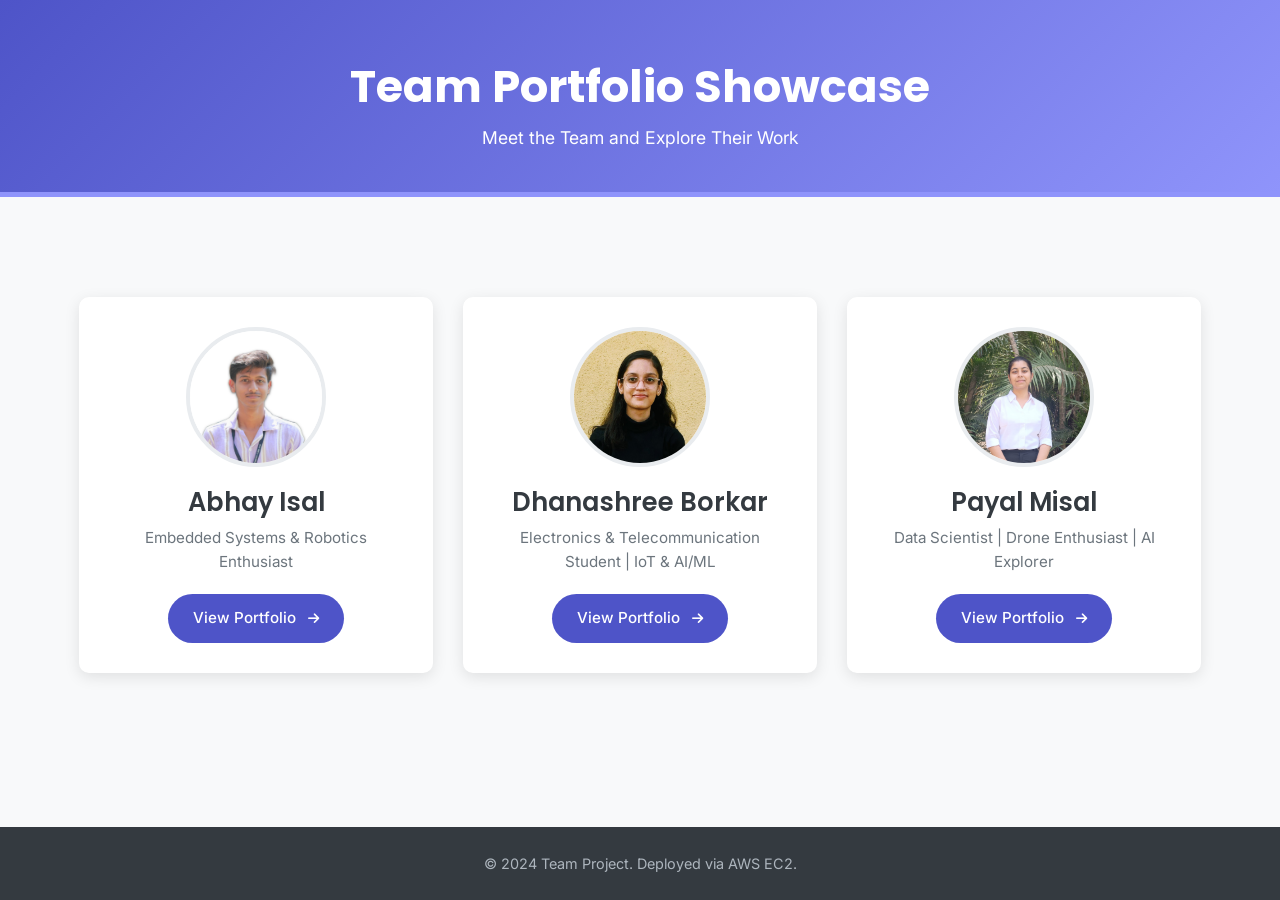
<file: index.html>
<!DOCTYPE html>
<html lang="en">
<head>
    <meta charset="UTF-8">
    <meta name="viewport" content="width=device-width, initial-scale=1.0">
    <title>Team Portfolio Showcase</title>
    <!-- Google Fonts (Optional - using similar fonts as index.html for consistency) -->
    <link href="https://fonts.googleapis.com/css2?family=Poppins:wght@400;600;700&family=Inter:wght@400;500&display=swap" rel="stylesheet">
    <!-- Font Awesome (Optional - if you want icons) -->
    <link rel="stylesheet" href="https://cdnjs.cloudflare.com/ajax/libs/font-awesome/6.0.0/css/all.min.css">
    <!-- AOS Library CSS (For fade-in effects) -->
    <link href="https://unpkg.com/aos@2.3.1/dist/aos.css" rel="stylesheet">
    <!-- Link to your custom CSS file -->
    <link rel="stylesheet" href="landing_style.css">
</head>
<body>

    <header class="landing-header">
        <div class="container">
            <h1 data-aos="fade-down">Team Portfolio Showcase</h1>
            <p data-aos="fade-down" data-aos-delay="100">Meet the Team and Explore Their Work</p>
        </div>
    </header>

    <main>
        <section id="team" class="team-section">
            <div class="container">
                <div class="portfolio-grid">

                    <!-- Portfolio Card 1: Abhay Isal -->
                    <div class="portfolio-card" data-aos="fade-up" data-aos-delay="200">
                        <img src="Abhay_Isal_passport.jpg" alt="Abhay Isal Photo" class="profile-pic">
                        <h2>Abhay Isal</h2>
                        <p class="role-description">Embedded Systems & Robotics Enthusiast</p>
                        <a href="abhay.html" class="btn">View Portfolio <i class="fas fa-arrow-right"></i></a>
                        <!--
                        IMPORTANT:
                        1. Replace 'placeholder-abhay.jpg' with the actual path to Abhay's photo.
                           Keep the photo in the same directory or provide the correct path.
                           Recommended size: Square, ~200x200 pixels.
                        2. 'href="index.html"' assumes index.html is in the same directory.
                           Adjust if needed.
                        -->
                    </div>

                    <!-- Portfolio Card 2: Dhanashree Borkar -->
                    <div class="portfolio-card" data-aos="fade-up" data-aos-delay="300">
                        <img src="WhatsApp Image 2025-04-25 at 23.46.55.jpeg" alt="Dhanashree Borkar Photo" class="profile-pic">
                        <h2>Dhanashree Borkar</h2>
                        <p class="role-description">Electronics & Telecommunication Student | IoT & AI/ML</p>
                         <a href="dhanashree.html" class="btn">View Portfolio <i class="fas fa-arrow-right"></i></a>
                        <!--
                        IMPORTANT:
                        1. Replace 'placeholder-dhanashree.jpg' with the actual path to Dhanashree's photo.
                        2. 'href="dhanashree.html"' assumes dhanashree.html is in the same directory.
                           Adjust if needed.
                        -->
                    </div>

                    <!-- Portfolio Card 3: Payal Misal -->
                    <div class="portfolio-card" data-aos="fade-up" data-aos-delay="400">
                        <img src="PHOTO-2025-05-03-00-27-54.jpg" alt="Payal Misal Photo" class="profile-pic">
                        <h2>Payal Misal</h2>
                        <p class="role-description">Data Scientist | Drone Enthusiast | AI Explorer</p>
                        <a href="payal.html" class="btn">View Portfolio <i class="fas fa-arrow-right"></i></a>
                        <!--
                        IMPORTANT:
                        1. Replace 'placeholder-payal.jpg' with the actual path to Payal's photo.
                        2. 'href="payal.html"' assumes payal.html is in the same directory.
                           Adjust if needed.
                        -->
                    </div>

                </div>
            </div>
        </section>
    </main>

    <footer class="landing-footer">
        <div class="container">
            <p>© 2024 Team Project. Deployed via AWS EC2.</p>
            <!-- Optional: Add team or project links here -->
        </div>
    </footer>

    <!-- AOS Library JS -->
    <script src="https://unpkg.com/aos@2.3.1/dist/aos.js"></script>
    <script>
        // Initialize AOS (Animate on Scroll)
        AOS.init({
            duration: 800, // Animation duration
            once: true,    // Animation happens only once
            offset: 50     // Trigger animation slightly before element is visible
        });
    </script>

</body>
</html>
</file>
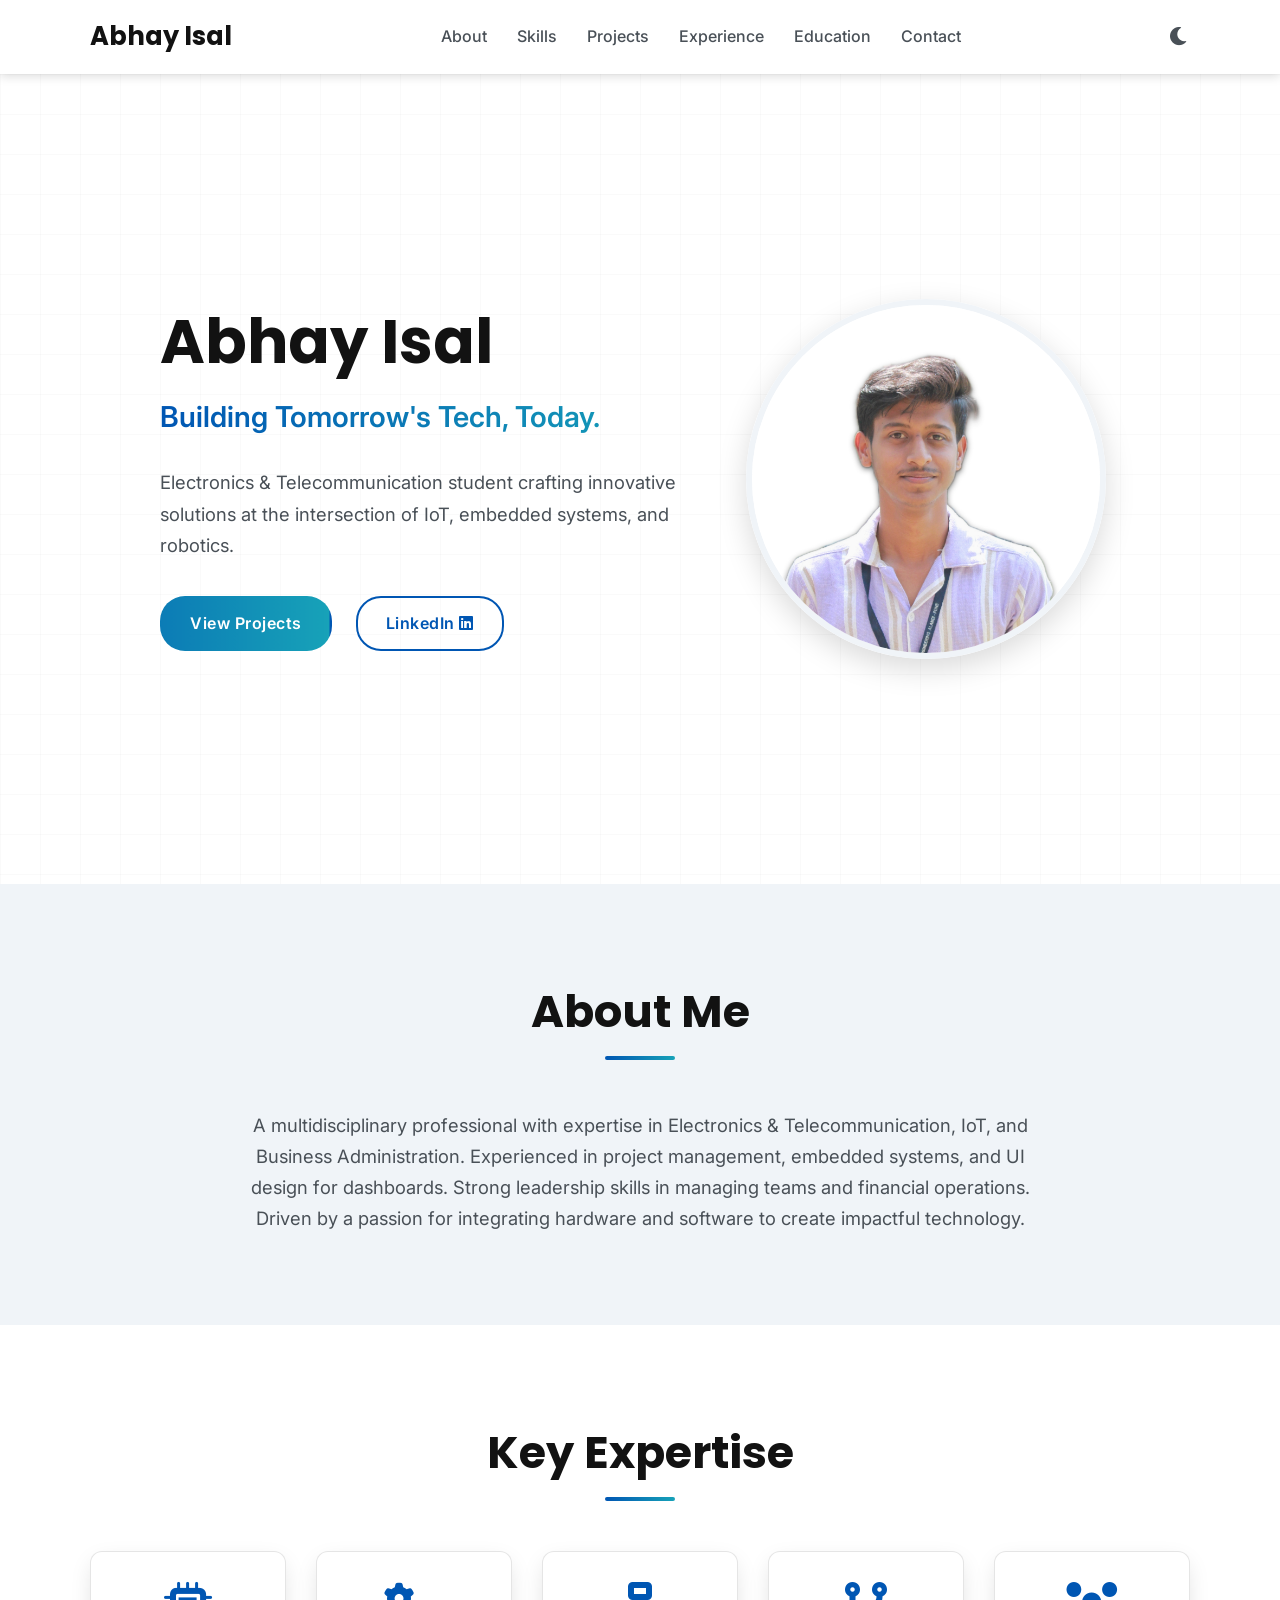
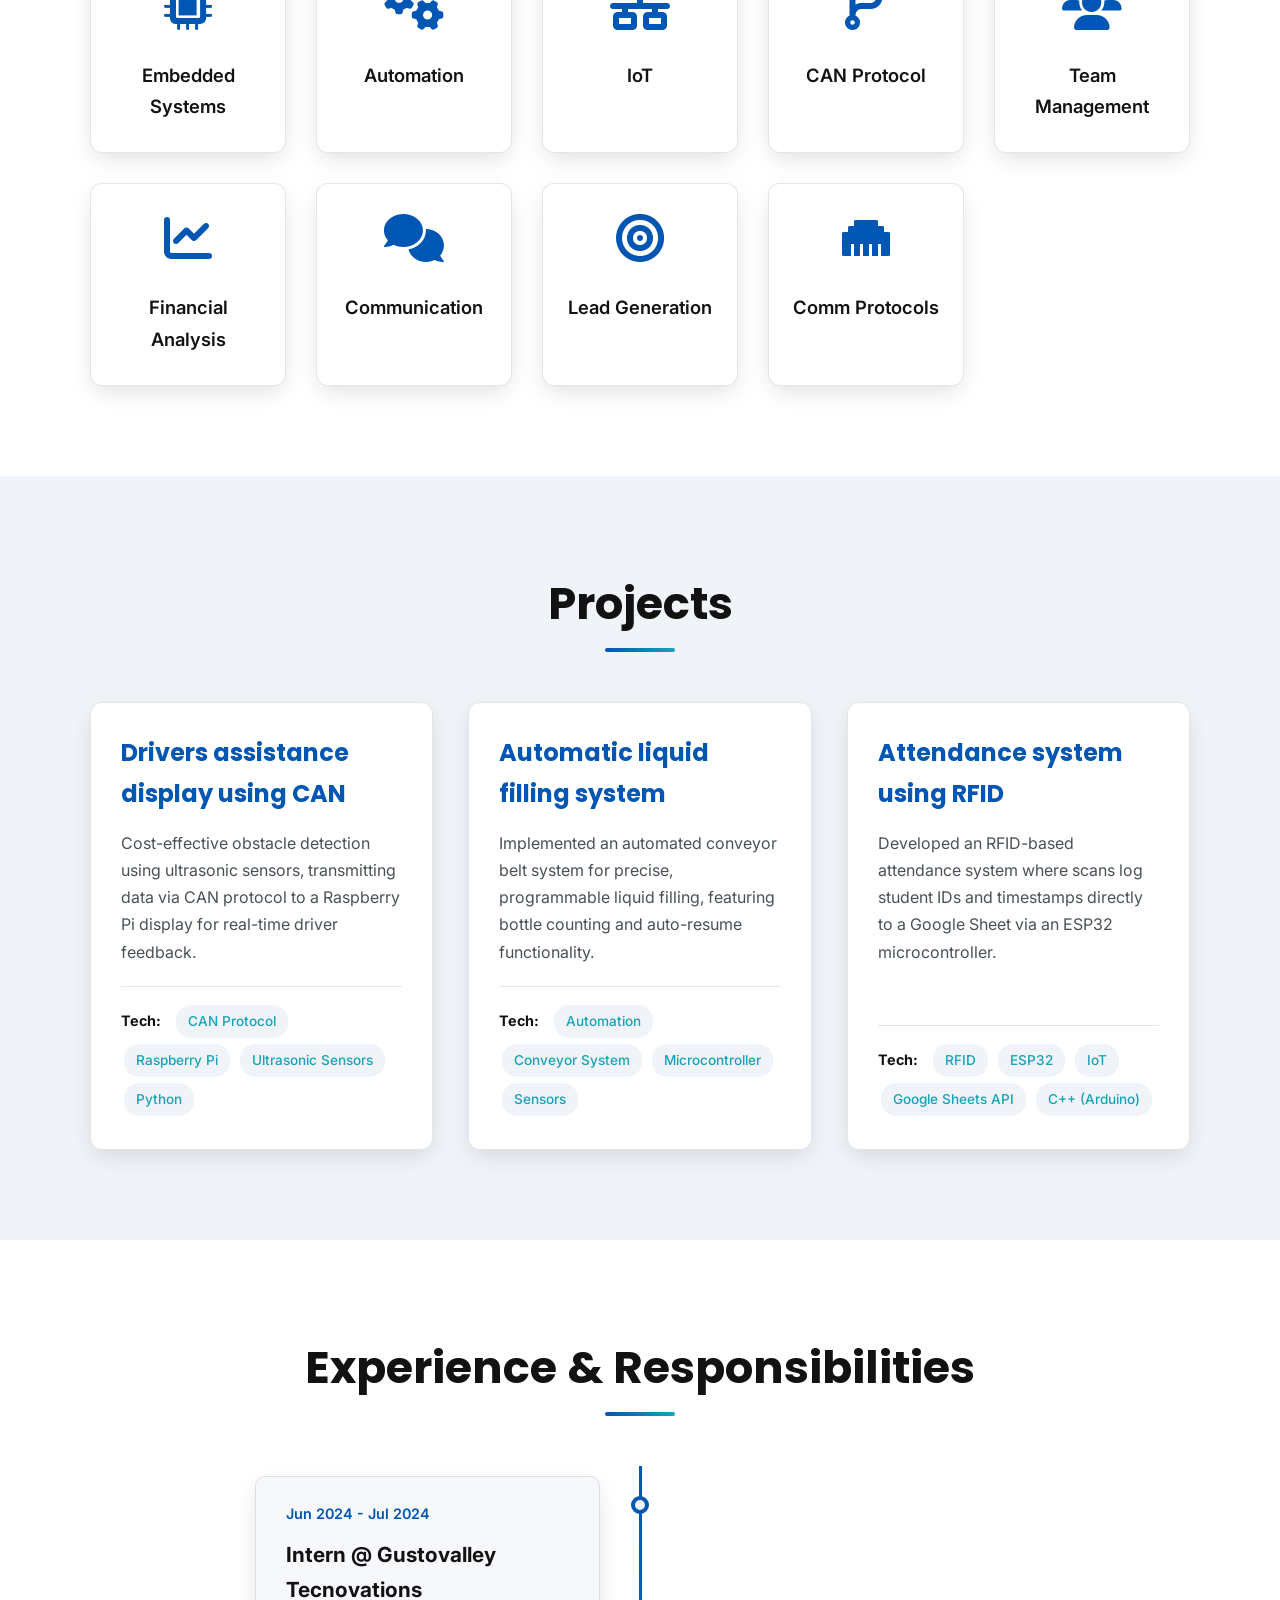
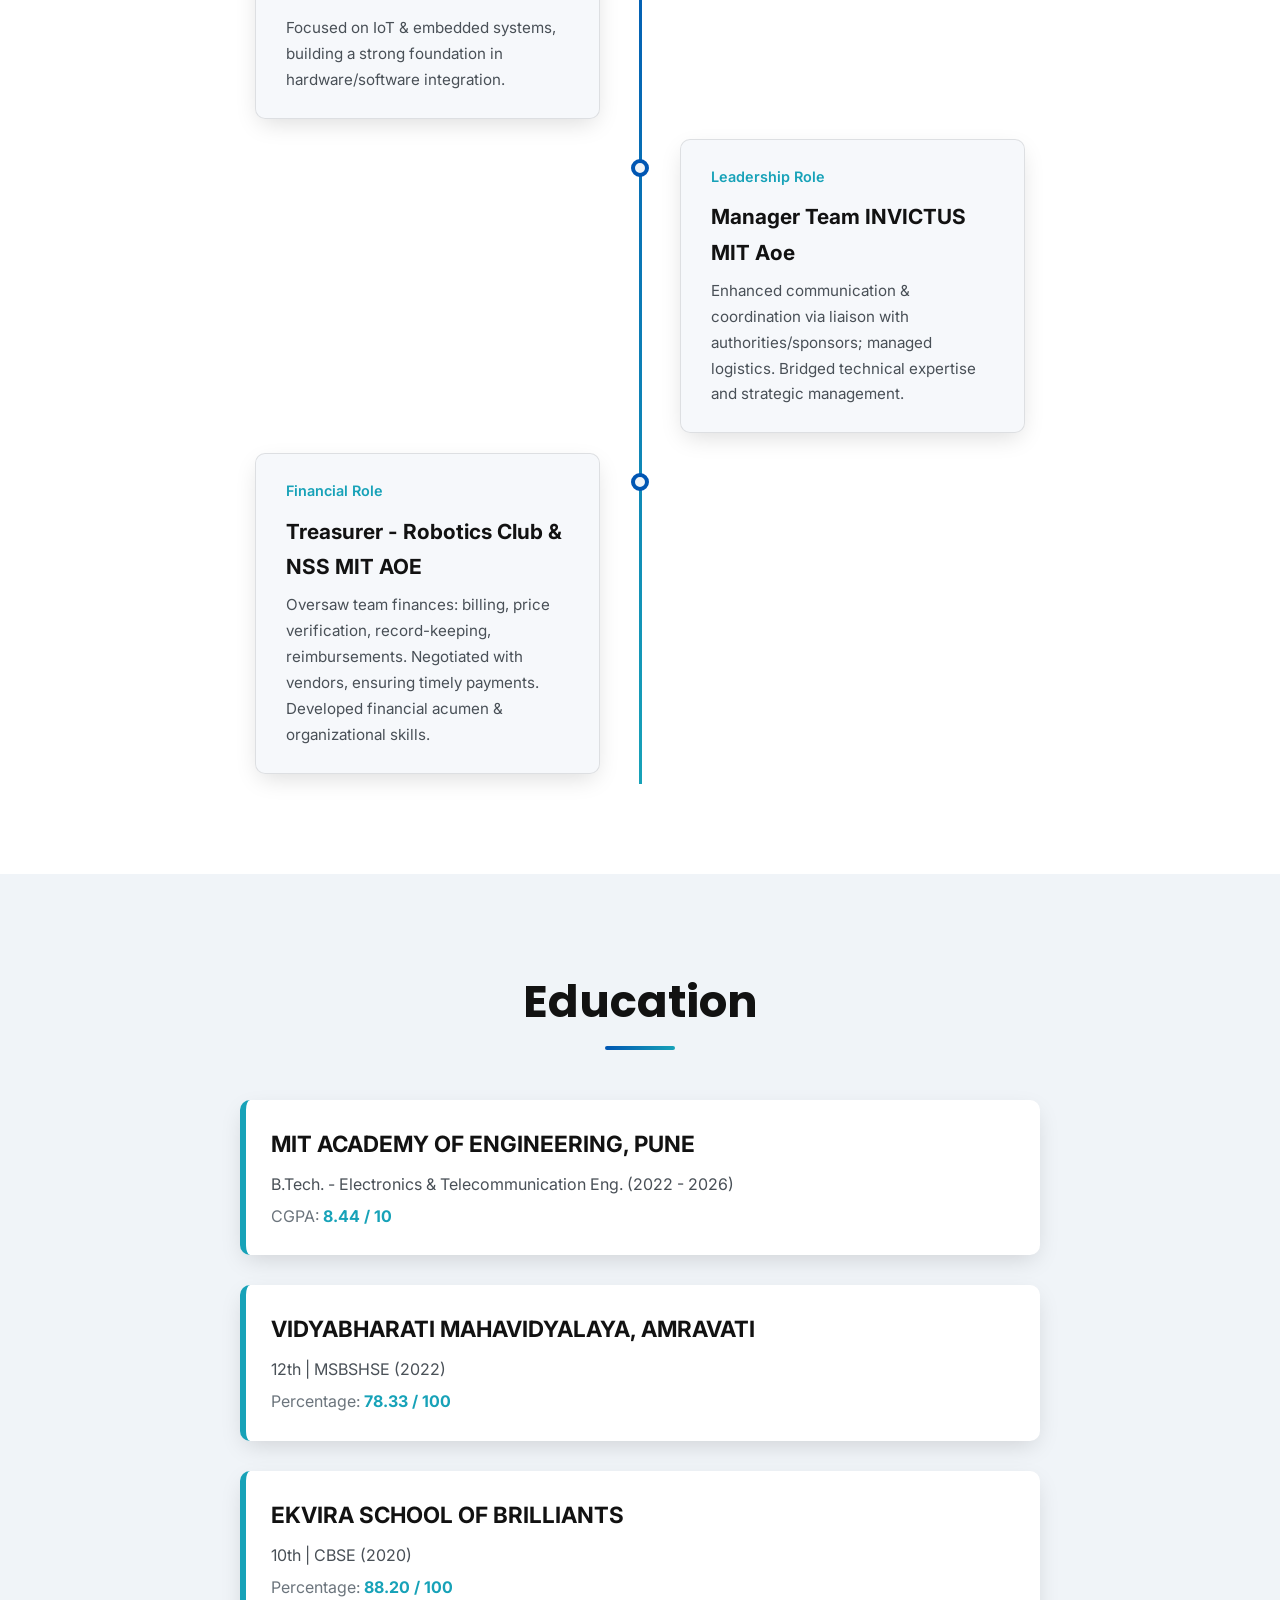
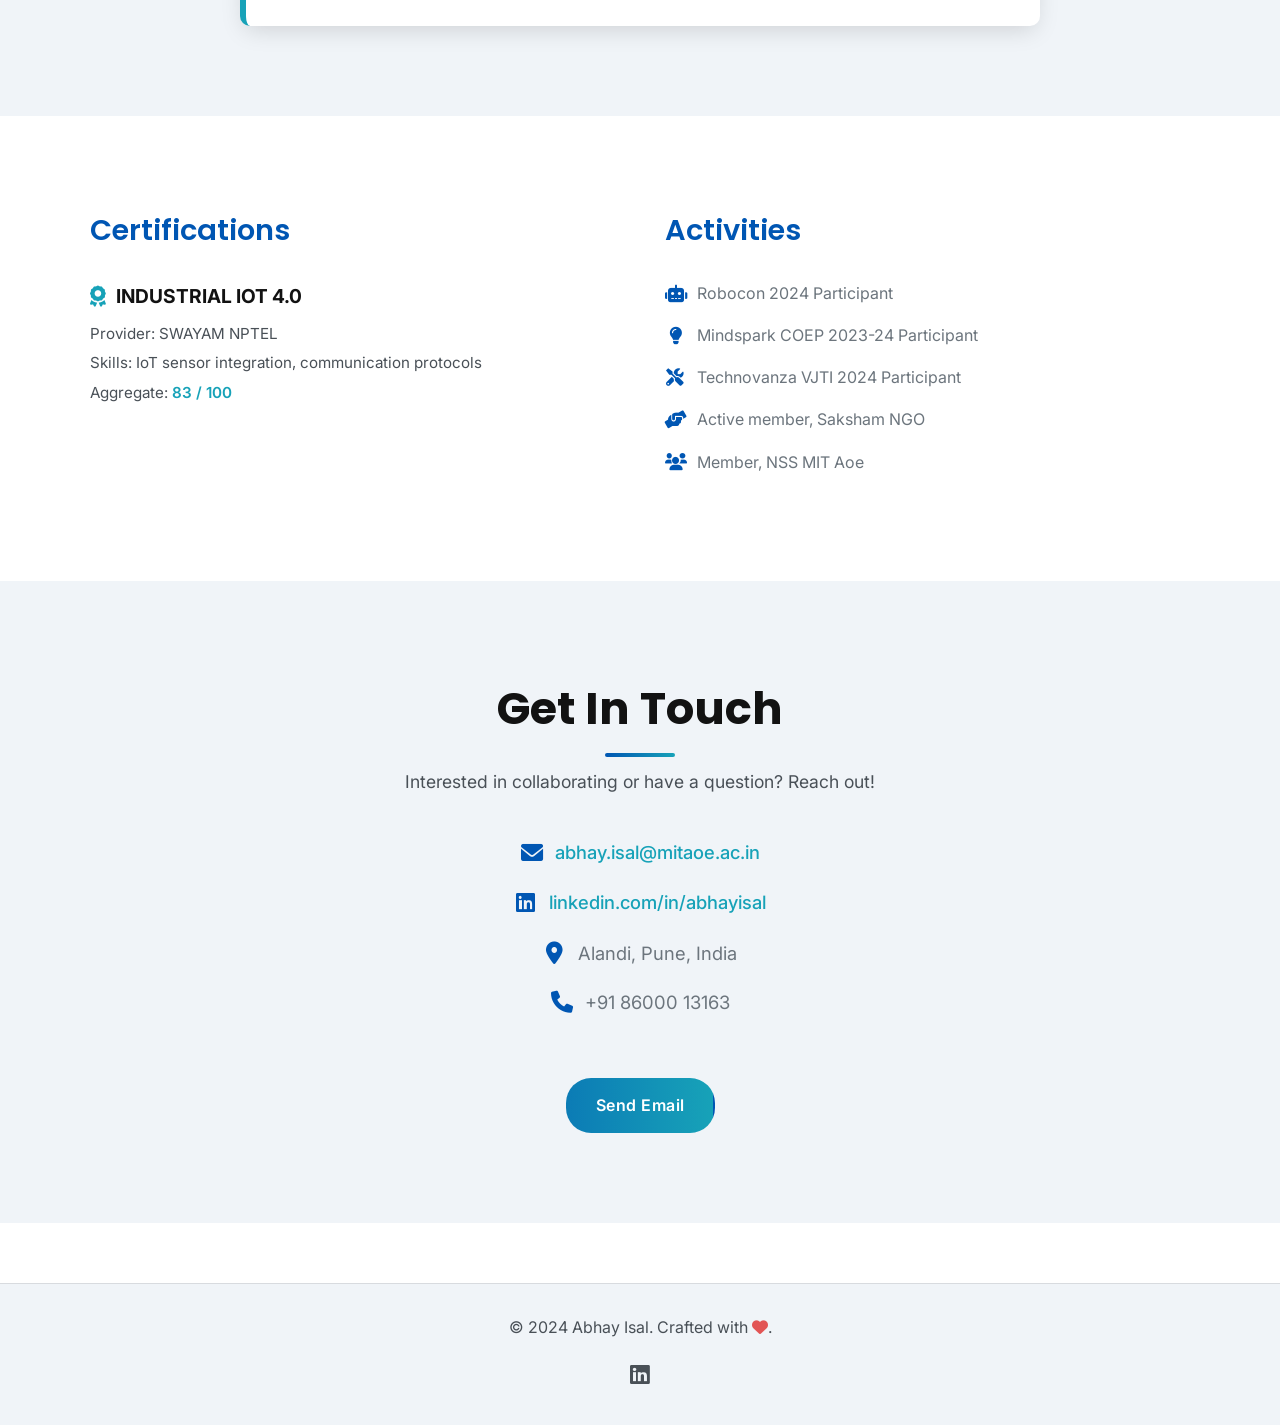
<file: abhay.html>
<!DOCTYPE html>
<html lang="en"> <!-- Start in dark mode by default -->
<head>
    <meta charset="UTF-8">
    <meta name="viewport" content="width=device-width, initial-scale=1.0">
    <title>Abhay Isal | Embedded Systems & Robotics</title>
    <!-- Google Fonts -->
    <link href="https://fonts.googleapis.com/css2?family=Poppins:wght@400;600;700&family=Inter:wght@400;500&family=Roboto:wght@400;500&display=swap" rel="stylesheet">
    <!-- Font Awesome -->
    <link rel="stylesheet" href="https://cdnjs.cloudflare.com/ajax/libs/font-awesome/6.0.0/css/all.min.css">
    <!-- AOS Library CSS -->
    <link href="https://unpkg.com/aos@2.3.1/dist/aos.css" rel="stylesheet">
    <!-- Main Stylesheet -->
    <link rel="stylesheet" href="style.css">
</head>
<body>

    <!-- ===== Navigation Bar ===== -->
    <nav class="navbar sticky">
        <div class="container">
            <a href="#hero" class="nav-logo" data-aos="fade-down" data-aos-delay="100">Abhay Isal</a>
            <ul class="nav-menu" data-aos="fade-down" data-aos-delay="200">
                <li><a href="#about">About</a></li>
                <li><a href="#skills">Skills</a></li>
                <li><a href="#projects">Projects</a></li>
                <li><a href="#experience">Experience</a></li>
                <li><a href="#education">Education</a></li>
                <li><a href="#contact">Contact</a></li>
            </ul>
            <button id="theme-toggle" aria-label="Toggle light/dark theme" data-aos="fade-down" data-aos-delay="300">
                <i class="fas fa-sun"></i> <!-- Sun icon for default dark mode -->
            </button>
        </div>
    </nav>

    <!-- ===== Hero Section ===== -->
    <header id="hero" class="hero-section section">
         <!-- Optional Subtle Background Element -->
         <div class="hero-bg-pattern"></div>
        <div class="container hero-content">
            <div class="hero-text" data-aos="fade-right" data-aos-duration="800">
                <h1>Abhay Isal</h1>
                <p class="subtitle gradient-text">Building Tomorrow's Tech, Today.</p> <!-- Catchy Intro -->
                <p class="intro">
                    Electronics & Telecommunication student crafting innovative solutions at the intersection of IoT, embedded systems, and robotics.
                </p>
                <div class="hero-links">
                    <a href="#projects" class="btn btn-primary">View Projects</a>
                    <a href="https://www.linkedin.com/in/abhayisal" target="_blank" class="btn btn-secondary">LinkedIn <i class="fab fa-linkedin"></i></a>
                </div>
            </div>
            <div class="hero-image" data-aos="fade-left" data-aos-duration="800" data-aos-delay="200">
                 <img src="Abhay_Isal_passport.jpg" alt="Abhay Isal professional photo">
            </div>
        </div>
    </header>

    <main>
        <!-- ===== About Me Section ===== -->
        <section id="about" class="section bg-alt">
            <div class="container" data-aos="fade-up">
                <h2 class="section-title">About Me</h2>
                <p>
                    A multidisciplinary professional with expertise in Electronics & Telecommunication, IoT, and Business Administration. Experienced in project management, embedded systems, and UI design for dashboards. Strong leadership skills in managing teams and financial operations. Driven by a passion for integrating hardware and software to create impactful technology.
                </p>
            </div>
        </section>

        <!-- ===== Key Expertise / Skills Section ===== -->
        <section id="skills" class="section">
            <div class="container">
                <h2 class="section-title" data-aos="fade-up">Key Expertise</h2>
                <div class="skills-grid">
                    <!-- Add data-aos staggered effect -->
                    <div class="skill-card" data-aos="fade-up" data-aos-delay="100">
                        <i class="fas fa-microchip skill-icon"></i>
                        <h3>Embedded Systems</h3>
                    </div>
                    <div class="skill-card" data-aos="fade-up" data-aos-delay="150">
                        <i class="fas fa-cogs skill-icon"></i>
                        <h3>Automation</h3>
                    </div>
                    <div class="skill-card" data-aos="fade-up" data-aos-delay="200">
                        <i class="fas fa-network-wired skill-icon"></i>
                        <h3>IoT</h3>
                    </div>
                     <div class="skill-card" data-aos="fade-up" data-aos-delay="250">
                        <i class="fas fa-code-branch skill-icon"></i>
                        <h3>CAN Protocol</h3>
                    </div>
                    <div class="skill-card" data-aos="fade-up" data-aos-delay="300">
                        <i class="fas fa-users skill-icon"></i>
                        <h3>Team Management</h3>
                    </div>
                    <div class="skill-card" data-aos="fade-up" data-aos-delay="350">
                        <i class="fas fa-chart-line skill-icon"></i>
                        <h3>Financial Analysis</h3>
                    </div>
                    <div class="skill-card" data-aos="fade-up" data-aos-delay="400">
                         <i class="fas fa-comments skill-icon"></i>
                        <h3>Communication</h3>
                    </div>
                     <div class="skill-card" data-aos="fade-up" data-aos-delay="450">
                        <i class="fas fa-bullseye skill-icon"></i>
                        <h3>Lead Generation</h3>
                    </div>
                     <div class="skill-card" data-aos="fade-up" data-aos-delay="500">
                        <i class="fas fa-ethernet skill-icon"></i>
                        <h3>Comm Protocols</h3> <!-- Shortened -->
                    </div>
                </div>
            </div>
        </section>

        <!-- ===== Projects Section ===== -->
        <section id="projects" class="section bg-alt">
            <div class="container">
                <h2 class="section-title" data-aos="fade-up">Projects</h2>
                <div class="projects-grid">
                    <!-- Project Card 1 -->
                    <div class="project-card" data-aos="fade-up" data-aos-delay="100">
                        <h3>Drivers assistance display using CAN</h3>
                        <p>Cost-effective obstacle detection using ultrasonic sensors, transmitting data via CAN protocol to a Raspberry Pi display for real-time driver feedback.</p>
                        <div class="tech-stack">
                            <strong>Tech:</strong> <span>CAN Protocol</span> <span>Raspberry Pi</span> <span>Ultrasonic Sensors</span> <span>Python</span>
                        </div>
                        <!-- Optional Link -->
                    </div>
                    <!-- Project Card 2 -->
                    <div class="project-card" data-aos="fade-up" data-aos-delay="200">
                        <h3>Automatic liquid filling system</h3>
                        <p>Implemented an automated conveyor belt system for precise, programmable liquid filling, featuring bottle counting and auto-resume functionality.</p>
                         <div class="tech-stack">
                             <strong>Tech:</strong> <span>Automation</span> <span>Conveyor System</span> <span>Microcontroller</span> <span>Sensors</span>
                        </div>
                    </div>
                     <!-- Project Card 3 -->
                    <div class="project-card" data-aos="fade-up" data-aos-delay="300">
                        <h3>Attendance system using RFID</h3>
                        <p>Developed an RFID-based attendance system where scans log student IDs and timestamps directly to a Google Sheet via an ESP32 microcontroller.</p>
                         <div class="tech-stack">
                             <strong>Tech:</strong> <span>RFID</span> <span>ESP32</span> <span>IoT</span> <span>Google Sheets API</span> <span>C++ (Arduino)</span>
                        </div>
                    </div>
                </div>
            </div>
        </section>

        <!-- ===== Internships & Experience Section ===== -->
        <section id="experience" class="section">
             <div class="container">
                 <h2 class="section-title" data-aos="fade-up">Experience & Responsibilities</h2>
                 <div class="experience-timeline">
                     <!-- Internship Item -->
                    <div class="timeline-item" data-aos="fade-right" data-aos-anchor=".experience-timeline">
                        <div class="timeline-dot"></div>
                        <div class="timeline-content glass-effect">
                            <span class="timeline-date">Jun 2024 - Jul 2024</span>
                            <h3>Intern @ Gustovalley Tecnovations</h3>
                            <p>Focused on IoT & embedded systems, building a strong foundation in hardware/software integration.</p>
                        </div>
                    </div>
                     <!-- Responsibility Item -->
                     <div class="timeline-item" data-aos="fade-left" data-aos-anchor=".experience-timeline">
                         <div class="timeline-dot"></div>
                        <div class="timeline-content glass-effect">
                             <span class="timeline-date accent-secondary">Leadership Role</span> <!-- Using secondary accent -->
                            <h3>Manager Team INVICTUS MIT Aoe</h3>
                             <p>Enhanced communication & coordination via liaison with authorities/sponsors; managed logistics. Bridged technical expertise and strategic management.</p>
                        </div>
                     </div>
                     <!-- Responsibility Item -->
                      <div class="timeline-item" data-aos="fade-right" data-aos-anchor=".experience-timeline">
                          <div class="timeline-dot"></div>
                        <div class="timeline-content glass-effect">
                              <span class="timeline-date accent-secondary">Financial Role</span> <!-- Using secondary accent -->
                            <h3>Treasurer - Robotics Club & NSS MIT AOE</h3>
                             <p>Oversaw team finances: billing, price verification, record-keeping, reimbursements. Negotiated with vendors, ensuring timely payments. Developed financial acumen & organizational skills.</p>
                         </div>
                     </div>
                 </div>
             </div>
        </section>

        <!-- ===== Education Section ===== -->
        <section id="education" class="section bg-alt">
            <div class="container">
                <h2 class="section-title" data-aos="fade-up">Education</h2>
                <div class="education-list">
                     <!-- Education Item 1 -->
                    <div class="education-item" data-aos="fade-up" data-aos-delay="100">
                        <h3>MIT ACADEMY OF ENGINEERING, PUNE</h3>
                        <p>B.Tech. - Electronics & Telecommunication Eng. (2022 - 2026)</p>
                        <p>CGPA: <span class="highlight">8.44 / 10</span></p>
                    </div>
                     <!-- Education Item 2 -->
                    <div class="education-item" data-aos="fade-up" data-aos-delay="200">
                         <h3>VIDYABHARATI MAHAVIDYALAYA, AMRAVATI</h3>
                        <p>12th | MSBSHSE (2022)</p>
                        <p>Percentage: <span class="highlight">78.33 / 100</span></p>
                    </div>
                     <!-- Education Item 3 -->
                    <div class="education-item" data-aos="fade-up" data-aos-delay="300">
                         <h3>EKVIRA SCHOOL OF BRILLIANTS</h3>
                        <p>10th | CBSE (2020)</p>
                        <p>Percentage: <span class="highlight">88.20 / 100</span></p>
                    </div>
                </div>
            </div>
        </section>

         <!-- ===== Achievements & Certifications Section ===== -->
        <section id="achievements" class="section">
            <div class="container achievement-container">
                 <div class="achievement-column" data-aos="fade-right">
                    <h3 class="sub-section-title">Certifications</h3>
                     <div class="certification-item">
                        <h4><i class="fas fa-award accent-secondary"></i> INDUSTRIAL IOT 4.0</h4>
                        <p>Provider: SWAYAM NPTEL</p>
                        <p>Skills: IoT sensor integration, communication protocols</p>
                        <p>Aggregate: <span class="highlight">83 / 100</span></p>
                    </div>
                 </div>
                 <div class="achievement-column" data-aos="fade-left">
                     <h3 class="sub-section-title">Activities</h3>
                     <ul>
                         <li><i class="fas fa-robot list-icon"></i> Robocon 2024 Participant</li>
                         <li><i class="fas fa-lightbulb list-icon"></i> Mindspark COEP 2023-24 Participant</li>
                         <li><i class="fas fa-tools list-icon"></i> Technovanza VJTI 2024 Participant</li>
                         <li><i class="fas fa-hands-helping list-icon"></i> Active member, Saksham NGO</li>
                         <li><i class="fas fa-users list-icon"></i> Member, NSS MIT Aoe</li>
                     </ul>
                 </div>
            </div>
        </section>

        <!-- ===== Contact Section ===== -->
        <section id="contact" class="section bg-alt">
            <div class="container text-center" data-aos="zoom-in">
                <h2 class="section-title">Get In Touch</h2>
                <p class="contact-subtitle">Interested in collaborating or have a question? Reach out!</p>
                <div class="contact-info">
                    <p><i class="fas fa-envelope"></i> <a href="mailto:abhay.isal@mitaoe.ac.in">abhay.isal@mitaoe.ac.in</a></p>
                    <p><i class="fab fa-linkedin"></i> <a href="https://www.linkedin.com/in/abhayisal" target="_blank">linkedin.com/in/abhayisal</a></p>
                    <p><i class="fas fa-map-marker-alt"></i> Alandi, Pune, India</p>
                    <p><i class="fas fa-phone"></i> +91 86000 13163</p>
                </div>
                <a href="mailto:abhay.isal@mitaoe.ac.in" class="btn btn-primary contact-button">Send Email</a>
            </div>
        </section>
    </main>

    <!-- ===== Footer ===== -->
    <footer class="footer">
        <div class="container">
            <p>© 2024 Abhay Isal. Crafted with <i class="fas fa-heart" style="color: #e25555;"></i>.</p>
            <!-- Optional: Social Links Mini -->
             <div class="footer-social">
                 <a href="https://www.linkedin.com/in/abhayisal" target="_blank" aria-label="LinkedIn"><i class="fab fa-linkedin"></i></a>
                 <!-- Add other relevant links like GitHub if available -->
             </div>
        </div>
    </footer>

    <!-- AOS Library JS -->
    <script src="https://unpkg.com/aos@2.3.1/dist/aos.js"></script>
    <!-- Custom Script -->
    <script src="script.js"></script>
</body>
</html>
</file>
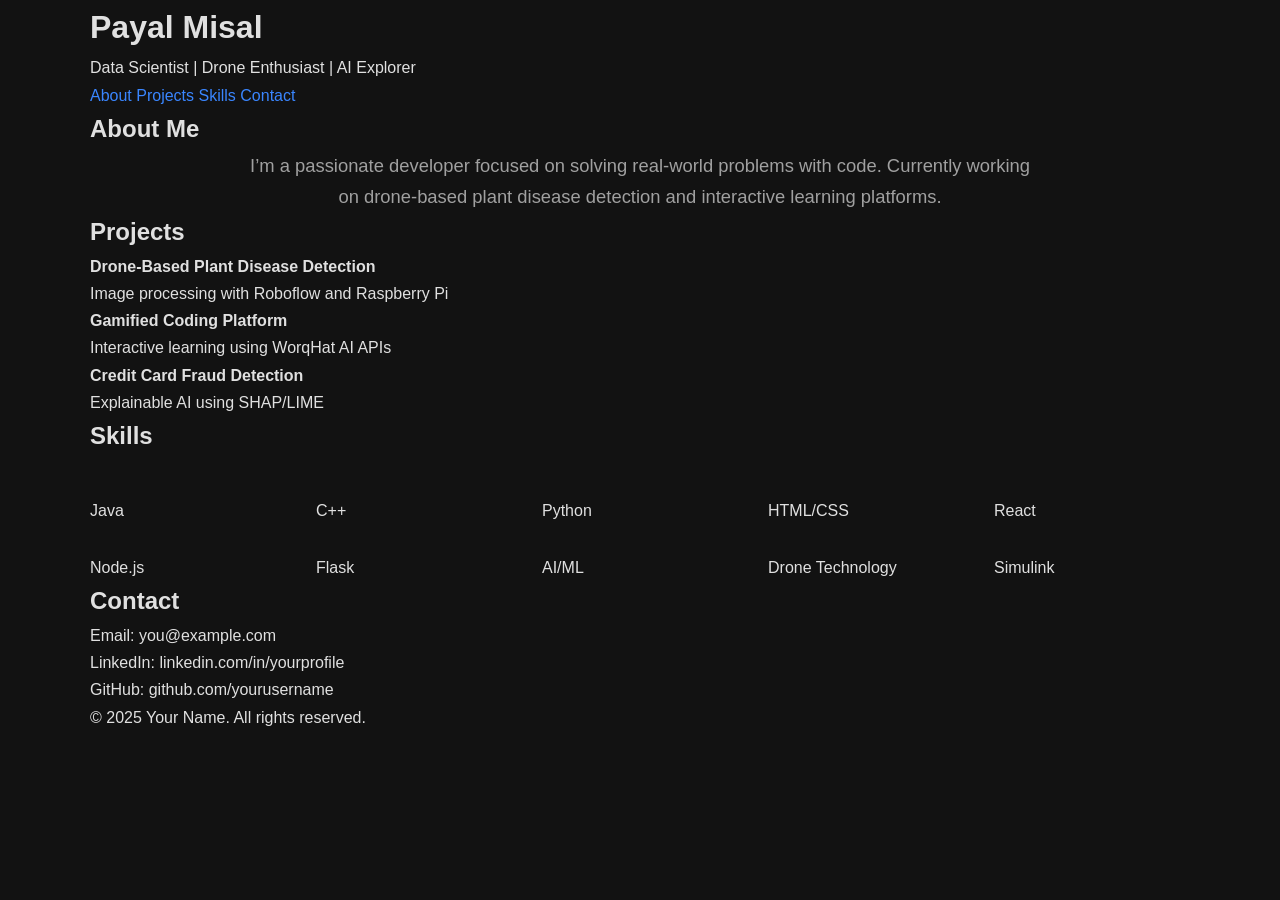
<file: payal.html>
<!DOCTYPE html>
<html lang="en">
<head>
  <meta charset="UTF-8" />
  <meta name="viewport" content="width=device-width, initial-scale=1.0" />
  <title>Paya; Portfolio</title>
  <link rel="stylesheet" href="style.css" />
</head>
<body>
  <header>
    <div class="container">
      <h1>Payal Misal</h1>
      <p class="tagline">Data Scientist | Drone Enthusiast | AI Explorer</p>
      <nav>
        <a href="#about">About</a>
        <a href="#projects">Projects</a>
        <a href="#skills">Skills</a>
        <a href="#contact">Contact</a>
      </nav>
    </div>
  </header>

  <section id="about">
    <div class="container">
      <h2>About Me</h2>
      <p>I’m a passionate developer focused on solving real-world problems with code. Currently working on drone-based plant disease detection and interactive learning platforms.</p>
    </div>
  </section>

  <section id="projects">
    <div class="container">
      <h2>Projects</h2>
      <ul class="project-list">
        <li><strong>Drone-Based Plant Disease Detection</strong><br>Image processing with Roboflow and Raspberry Pi</li>
        <li><strong>Gamified Coding Platform</strong><br>Interactive learning using WorqHat AI APIs</li>
        <li><strong>Credit Card Fraud Detection</strong><br>Explainable AI using SHAP/LIME</li>
      </ul>
    </div>
  </section>

  <section id="skills">
    <div class="container">
      <h2>Skills</h2>
      <div class="skills-grid">
        <span>Java</span><span>C++</span><span>Python</span><span>HTML/CSS</span>
        <span>React</span><span>Node.js</span><span>Flask</span><span>AI/ML</span>
        <span>Drone Technology</span><span>Simulink</span>
      </div>
    </div>
  </section>

  <section id="contact">
    <div class="container">
      <h2>Contact</h2>
      <p>Email: you@example.com</p>
      <p>LinkedIn: linkedin.com/in/yourprofile</p>
      <p>GitHub: github.com/yourusername</p>
    </div>
  </section>

  <footer>
    <div class="container">
      <p>&copy; 2025 Your Name. All rights reserved.</p>
    </div>
  </footer>
</body>
</html>
</file>
<file: landing_style.css>
/* Basic Reset & Font Setup */
*,
*::before,
*::after {
    box-sizing: border-box;
    margin: 0;
    padding: 0;
}

body {
    font-family: 'Inter', sans-serif; /* Using a font similar to index.html */
    line-height: 1.6;
    background-color: #f8f9fa; /* Light background */
    color: #333;
    display: flex;
    flex-direction: column;
    min-height: 100vh; /* Ensure footer stays at bottom */
}

h1, h2 {
    font-family: 'Poppins', sans-serif; /* Heading font */
    font-weight: 600;
    line-height: 1.2;
    color: #212529; /* Darker heading color */
}

/* Container */
.container {
    width: 90%;
    max-width: 1200px;
    margin: 0 auto;
    padding: 0 15px;
}

/* Header */
.landing-header {
    background: linear-gradient(135deg, #4e54c8, #8f94fb); /* Example gradient */
    color: #ffffff;
    padding: 60px 0 40px;
    text-align: center;
    border-bottom: 5px solid #8f94fb; /* Accent border */
}

.landing-header h1 {
    font-size: 2.8rem;
    margin-bottom: 10px;
    color: #ffffff;
    font-weight: 700;
}

.landing-header p {
    font-size: 1.1rem;
    opacity: 0.9;
}

/* Main Content Area */
main {
    flex-grow: 1; /* Allows main to fill space */
    padding: 60px 0;
}

.team-section {
    /* Optional: Add specific styles if needed */
}

/* Portfolio Grid */
.portfolio-grid {
    display: grid;
    grid-template-columns: repeat(auto-fit, minmax(280px, 1fr)); /* Responsive grid */
    gap: 30px;
    margin-top: 40px;
}

/* Portfolio Card */
.portfolio-card {
    background-color: #ffffff;
    border-radius: 10px;
    padding: 30px;
    text-align: center;
    box-shadow: 0 4px 15px rgba(0, 0, 0, 0.1);
    transition: transform 0.3s ease, box-shadow 0.3s ease;
    display: flex;
    flex-direction: column;
    align-items: center; /* Center content vertically */
}

.portfolio-card:hover {
    transform: translateY(-8px); /* Lift effect on hover */
    box-shadow: 0 8px 25px rgba(0, 0, 0, 0.15);
}

.profile-pic {
    width: 140px;
    height: 140px;
    border-radius: 50%; /* Circular image */
    object-fit: cover; /* Ensures image covers the area well */
    margin-bottom: 20px;
    border: 4px solid #e9ecef; /* Subtle border */
    background-color: #f0f0f0; /* Placeholder background */
}

.portfolio-card h2 {
    font-size: 1.6rem;
    margin-bottom: 8px;
    color: #343a40;
}

.role-description {
    font-size: 0.95rem;
    color: #6c757d; /* Muted text color */
    margin-bottom: 20px;
    min-height: 40px; /* Give some space for description */
}

/* Button Styling */
.btn {
    display: inline-block;
    background-color: #4e54c8; /* Primary button color */
    color: #ffffff;
    padding: 12px 25px;
    border-radius: 25px; /* Pill shape */
    text-decoration: none;
    font-weight: 500;
    font-size: 0.95rem;
    transition: background-color 0.3s ease, transform 0.2s ease;
    border: none;
    cursor: pointer;
    margin-top: auto; /* Push button to bottom of card flex */
}

.btn:hover {
    background-color: #3b40a3; /* Darker shade on hover */
    transform: scale(1.05); /* Slight scale effect */
}

.btn i { /* Style for icon inside button */
    margin-left: 8px;
    font-size: 0.85em;
}

/* Footer */
.landing-footer {
    background-color: #343a40; /* Dark footer */
    color: #adb5bd; /* Lighter text for dark background */
    text-align: center;
    padding: 25px 0;
    margin-top: auto; /* Stick to bottom */
    font-size: 0.9rem;
}

/* Responsive Adjustments */
@media (max-width: 768px) {
    .landing-header h1 {
        font-size: 2.2rem;
    }
    .portfolio-grid {
        grid-template-columns: 1fr; /* Stack cards on smaller screens */
        gap: 25px;
    }
    .portfolio-card {
        padding: 25px;
    }
}

@media (max-width: 480px) {
    .landing-header h1 {
        font-size: 1.8rem;
    }
    .landing-header p {
        font-size: 1rem;
    }
    .profile-pic {
        width: 120px;
        height: 120px;
    }
    .portfolio-card h2 {
        font-size: 1.4rem;
    }
    .btn {
        padding: 10px 20px;
        font-size: 0.9rem;
    }
}
</file>
<file: style.css>
/* ===== General Styles & Variables ===== */
:root {
    /* DARK MODE (Default) */
    --primary-color: #3A86FF; /* Bright Blue */
    --secondary-color: #00F5D4; /* Teal Accent */
    --bg-dark: #121212; /* Very Dark Grey/Black */
    --bg-medium: #1f1f1f; /* Medium Dark Grey */
    --bg-light-contrast: #2a2a2a; /* Lighter contrast for dark mode cards */
    --text-light: #e0e0e0; /* Light Grey Text */
    --text-medium: #a0a0a0; /* Medium Grey Text */
    --text-dark-contrast: #ffffff; /* White headings */
    --card-border: rgba(255, 255, 255, 0.1); /* Subtle white border */
    --shadow-color: rgba(0, 0, 0, 0.4); /* Darker shadow base */
    --navbar-bg: rgba(18, 18, 18, 0.7); /* Dark Transparent Navbar */
    --navbar-bg-scrolled: rgba(18, 18, 18, 0.9); /* Dark Opaque Navbar */
    --glass-bg: rgba(31, 31, 31, 0.5); /* Darker glass */
    --shadow-base: 0 8px 25px -5px var(--shadow-color); /* Base shadow */
    --shadow-hover: 0 12px 35px -5px var(--shadow-color); /* Hover shadow */

    /* LIGHT MODE (Activated by .light-mode class) */
    --lm-primary-color: #0056b3; /* Slightly deeper blue for light mode */
    --lm-secondary-color: #17a2b8; /* Teal/Cyan for light mode */
    --lm-bg-dark: #FFFFFF; /* White BG */
    --lm-bg-medium: #F0F4F8; /* Light Grey BG */
    --lm-bg-light-contrast: #FFFFFF; /* White cards */
    --lm-text-light: #6c757d; /* Medium Grey Text */
    --lm-text-medium: #495057; /* Darker Grey Text */
    --lm-text-dark-contrast: #121212; /* Black headings */
    --lm-card-border: rgba(0, 0, 0, 0.1); /* Subtle black border */
    --lm-shadow-color: rgba(0, 0, 0, 0.15); /* Slightly stronger light shadow */
    --lm-navbar-bg: rgba(255, 255, 255, 0.8); /* Light Transparent Navbar */
    --lm-navbar-bg-scrolled: rgba(255, 255, 255, 0.95); /* Light Opaque Navbar */
    --lm-glass-bg: rgba(240, 244, 248, 0.6); /* Lighter glass */
    --lm-shadow-base: 0 8px 25px -5px var(--lm-shadow-color); /* Base shadow */
    --lm-shadow-hover: 0 12px 35px -5px var(--lm-shadow-color); /* Hover shadow */

    /* Fonts & Transitions */
    --font-heading: 'Poppins', sans-serif;
    --font-body: 'Inter', sans-serif;
    --transition-speed: 0.3s;
}

/* Apply dark mode styles by default */
body {
    background-color: var(--bg-dark);
    color: var(--text-light);
    font-family: var(--font-body);
    line-height: 1.7;
    overflow-x: hidden;
}

/* LIGHT MODE Overrides */
body.light-mode {
    background-color: var(--lm-bg-dark);
    color: var(--lm-text-medium);

    /* Override relevant variables */
    --primary-color: var(--lm-primary-color);
    --secondary-color: var(--lm-secondary-color);
    --bg-dark: var(--lm-bg-dark);
    --bg-medium: var(--lm-bg-medium);
    --bg-light-contrast: var(--lm-bg-light-contrast);
    --text-light: var(--lm-text-light);
    --text-medium: var(--lm-text-medium);
    --text-dark-contrast: var(--lm-text-dark-contrast);
    --card-border: var(--lm-card-border);
    --shadow-color: var(--lm-shadow-color);
    --navbar-bg: var(--lm-navbar-bg);
    --navbar-bg-scrolled: var(--lm-navbar-bg-scrolled);
    --glass-bg: var(--lm-glass-bg);
    --shadow-base: var(--lm-shadow-base);
    --shadow-hover: var(--lm-shadow-hover);
}

/* Basic Reset */
* {
    margin: 0;
    padding: 0;
    box-sizing: border-box;
}

html {
    scroll-behavior: smooth;
}

.container {
    max-width: 1150px;
    margin: 0 auto;
    padding: 0 25px;
}

.section {
    padding: 90px 0;
    position: relative;
    overflow: hidden;
}

img {
    max-width: 100%;
    height: auto;
    display: block;
}

a {
    color: var(--primary-color);
    text-decoration: none;
    transition: color var(--transition-speed) ease;
}

a:hover {
    color: var(--secondary-color);
}

ul { list-style: none; }

.highlight {
    color: var(--secondary-color);
    font-weight: 600;
}

.gradient-text {
    background: linear-gradient(90deg, var(--primary-color), var(--secondary-color));
    -webkit-background-clip: text;
    background-clip: text;
    color: transparent;
}

/* ===== Section Title Alignment Fix ===== */
.section-title {
    font-family: var(--font-heading);
    font-size: 2.8rem;
    font-weight: 700;
    text-align: center; /* Ensures centering */
    margin-bottom: 60px;
    color: var(--text-dark-contrast);
    position: relative;
}

/* Title underline effect */
.section-title::after {
    content: '';
    position: absolute;
    bottom: -10px;
    left: 50%;
    transform: translateX(-50%);
    width: 70px;
    height: 4px;
    background: linear-gradient(90deg, var(--primary-color), var(--secondary-color));
    border-radius: 2px;
}

.sub-section-title {
    font-family: var(--font-heading);
    font-size: 1.8rem;
    font-weight: 600;
    margin-bottom: 25px;
    color: var(--primary-color);
}

.bg-alt {
    background-color: var(--bg-medium);
}

/* ===== Buttons ===== */
.btn {
    display: inline-block;
    padding: 12px 28px;
    border-radius: 25px;
    font-weight: 600;
    transition: all var(--transition-speed) ease;
    cursor: pointer;
    border: 2px solid transparent;
    font-size: 1rem;
    letter-spacing: 0.5px;
}

.btn-primary {
    background: linear-gradient(90deg, var(--primary-color), var(--secondary-color));
    color: var(--bg-dark);
    border-color: transparent;
    background-size: 200% 100%;
    background-position: right bottom;
}
body.light-mode .btn-primary {
    color: var(--lm-bg-dark);
}

.btn-primary:hover {
    background-position: left bottom;
    box-shadow: 0 6px 18px rgba(58, 134, 255, 0.4);
    transform: translateY(-2px);
}

.btn-secondary {
    background-color: transparent;
    color: var(--primary-color);
    border-color: var(--primary-color);
}

.btn-secondary:hover {
    background-color: var(--primary-color);
    color: var(--text-dark-contrast);
    box-shadow: 0 4px 12px rgba(58, 134, 255, 0.3);
    transform: translateY(-2px);
}
body.light-mode .btn-secondary:hover {
     color: var(--lm-bg-dark);
}

/* ===== Navigation Bar Fix ===== */
.navbar {
    background-color: var(--navbar-bg); /* Use CSS variable */
    backdrop-filter: blur(10px);
    -webkit-backdrop-filter: blur(10px);
    padding: 15px 0;
    box-shadow: 0 2px 10px var(--shadow-color); /* Use CSS variable */
    transition: background-color var(--transition-speed) ease, box-shadow var(--transition-speed) ease;
    z-index: 1000;
}

.navbar.sticky {
    position: sticky;
    top: 0;
    width: 100%;
}

/* Style for when scrolled */
.navbar.scrolled {
    background-color: var(--navbar-bg-scrolled); /* Use scrolled variable */
    box-shadow: 0 4px 15px var(--shadow-color); /* Stronger shadow */
}

.navbar .container {
    display: flex;
    justify-content: space-between;
    align-items: center;
}

.nav-logo {
    font-family: var(--font-heading);
    font-size: 1.6rem;
    font-weight: 700;
    color: var(--text-dark-contrast);
    transition: color var(--transition-speed) ease;
}
.nav-logo:hover {
    color: var(--primary-color);
}

.nav-menu {
    display: flex;
    gap: 30px;
}

.nav-menu a {
    color: var(--text-light);
    font-weight: 500;
    padding-bottom: 8px;
    position: relative;
    transition: color var(--transition-speed) ease;
}
body.light-mode .nav-menu a {
    color: var(--lm-text-medium);
}
body.light-mode .nav-menu a:hover {
     color: var(--lm-primary-color);
}

.nav-menu a::after {
    content: '';
    position: absolute;
    bottom: 0;
    left: 0;
    width: 0;
    height: 2px;
    background-color: var(--primary-color);
    transition: width var(--transition-speed) ease;
}

.nav-menu a:hover {
    color: var(--text-dark-contrast);
}
.nav-menu a:hover::after {
    width: 100%;
}

#theme-toggle {
    background: none;
    border: none;
    color: var(--text-light);
    font-size: 1.3rem;
    cursor: pointer;
    transition: color var(--transition-speed) ease, transform var(--transition-speed) ease;
}
#theme-toggle:hover {
    color: var(--primary-color);
    transform: rotate(15deg);
}
body.light-mode #theme-toggle {
    color: var(--lm-text-medium);
}
body.light-mode #theme-toggle:hover {
    color: var(--lm-primary-color);
}


/* ===== Hero Section ===== */
.hero-section {
    min-height: 90vh;
    display: flex;
    align-items: center;
    position: relative;
}
.hero-bg-pattern {
    position: absolute;
    top: 0;
    left: 0;
    width: 100%;
    height: 100%;
    background-image: linear-gradient(rgba(255, 255, 255, 0.03) 1px, transparent 1px), linear-gradient(90deg, rgba(255, 255, 255, 0.03) 1px, transparent 1px);
    background-size: 40px 40px;
    opacity: 0.5;
    z-index: -1;
}
body.light-mode .hero-bg-pattern {
     background-image: linear-gradient(rgba(0, 0, 0, 0.04) 1px, transparent 1px), linear-gradient(90deg, rgba(0, 0, 0, 0.04) 1px, transparent 1px);
}

.hero-content {
    display: flex;
    align-items: center;
    justify-content: space-between;
    gap: 50px;
    z-index: 1;
}

.hero-text h1 {
    font-family: var(--font-heading);
    font-size: 3.8rem;
    font-weight: 700;
    margin-bottom: 15px;
    line-height: 1.2;
    color: var(--text-dark-contrast);
}

.hero-text .subtitle {
    font-size: 1.8rem;
    font-weight: 600;
    margin-bottom: 25px;
}

.hero-text .intro {
    font-size: 1.15rem;
    color: var(--text-medium);
    margin-bottom: 35px;
    max-width: 550px;
}

.hero-links .btn {
    margin-right: 20px;
}

.hero-image {
    flex-basis: 40%;
    text-align: center;
    position: relative;
}
.hero-image::before {
    content: '';
    position: absolute;
    top: 50%;
    left: 50%;
    transform: translate(-50%, -50%);
    width: 90%;
    height: 90%;
    background: radial-gradient(circle, rgba(58, 134, 255, 0.15) 0%, rgba(58, 134, 255, 0) 70%);
    border-radius: 50%;
    z-index: -1;
    opacity: 0.8;
}
body.light-mode .hero-image::before {
     background: radial-gradient(circle, rgba(0, 86, 179, 0.1) 0%, rgba(0, 86, 179, 0) 70%);
}

.hero-image img {
    max-width: 360px;
    border-radius: 50%;
    border: 6px solid var(--bg-medium);
    box-shadow: 0 10px 30px var(--shadow-color);
}
body.light-mode .hero-image img {
    border-color: var(--lm-bg-medium);
}


/* ===== About Section ===== */
#about p {
    max-width: 800px;
    margin: 0 auto;
    text-align: center;
    font-size: 1.15rem;
    color: var(--text-medium);
}


/* ===== Skills Section ===== */
.skills-grid {
    display: grid;
    grid-template-columns: repeat(auto-fit, minmax(160px, 1fr));
    gap: 30px;
    margin-top: 40px;
}

.skill-card {
    background: var(--bg-light-contrast);
    padding: 30px 20px;
    border-radius: 12px;
    text-align: center;
    border: 1px solid var(--card-border);
    box-shadow: var(--shadow-base); /* Use shadow variable */
    transition: transform var(--transition-speed) ease, box-shadow var(--transition-speed) ease, border-color var(--transition-speed) ease;
}

.skill-card:hover {
    transform: translateY(-8px) scale(1.03);
    box-shadow: var(--shadow-hover); /* Use hover shadow variable */
    border-color: var(--primary-color);
}

.skill-icon {
    font-size: 3rem;
    color: var(--primary-color);
    margin-bottom: 20px;
    transition: color var(--transition-speed) ease;
}
.skill-card:hover .skill-icon {
    color: var(--secondary-color);
}

.skill-card h3 {
    font-size: 1.15rem;
    font-weight: 600;
    margin-top: 10px;
    color: var(--text-dark-contrast);
}


/* ===== Projects Section ===== */
.projects-grid {
    display: grid;
    grid-template-columns: repeat(auto-fit, minmax(320px, 1fr));
    gap: 35px;
}

.project-card {
    background-color: var(--bg-light-contrast);
    border-radius: 12px;
    overflow: hidden;
    box-shadow: var(--shadow-base); /* Use shadow variable */
    transition: transform var(--transition-speed) ease, box-shadow var(--transition-speed) ease;
    display: flex;
    flex-direction: column;
    padding: 30px;
    border: 1px solid var(--card-border);
}

.project-card:hover {
    transform: translateY(-10px);
    box-shadow: var(--shadow-hover); /* Use hover shadow variable */
}

.project-card h3 {
    font-family: var(--font-heading);
    font-size: 1.5rem;
    margin-bottom: 15px;
    color: var(--primary-color);
}

.project-card p {
    font-size: 1rem;
    color: var(--text-medium);
    margin-bottom: 20px;
    flex-grow: 1;
}

.tech-stack {
    margin-top: auto;
    padding-top: 15px;
    border-top: 1px solid var(--card-border);
}

.tech-stack strong {
    color: var(--text-dark-contrast);
    font-size: 0.9rem;
    margin-right: 8px;
}

.tech-stack span {
    background-color: var(--bg-medium);
    color: var(--secondary-color);
    padding: 5px 12px;
    border-radius: 15px;
    font-size: 0.85rem;
    font-weight: 500;
    display: inline-block;
    margin: 3px;
}
body.light-mode .tech-stack span {
     background-color: var(--lm-bg-medium);
     color: var(--lm-secondary-color);
}

/* ===== Experience Section (Timeline) ===== */
.experience-timeline {
    position: relative;
    max-width: 850px;
    margin: 60px auto 0;
}

.experience-timeline::after {
    content: '';
    position: absolute;
    width: 3px;
    background: linear-gradient(to bottom, var(--primary-color), var(--secondary-color));
    top: 0;
    bottom: 0;
    left: 50%;
    margin-left: -1.5px;
    z-index: 0;
}

.timeline-item {
    padding: 10px 40px;
    position: relative;
    width: 50%;
    z-index: 1;
}

.timeline-item:nth-child(odd) { left: 0; }
.timeline-item:nth-child(even) { left: 50%; }

.timeline-dot {
    position: absolute;
    width: 18px;
    height: 18px;
    background-color: var(--bg-medium);
    border: 4px solid var(--primary-color);
    border-radius: 50%;
    top: 30px;
    z-index: 2;
    transition: background-color var(--transition-speed) ease;
}
.timeline-item:hover .timeline-dot {
    background-color: var(--secondary-color);
}

.timeline-item:nth-child(odd) .timeline-dot { right: -9px; }
.timeline-item:nth-child(even) .timeline-dot { left: -9px; }

.timeline-content {
    padding: 25px 30px;
    background: var(--glass-bg);
    backdrop-filter: blur(8px);
    -webkit-backdrop-filter: blur(8px);
    border: 1px solid var(--card-border);
    border-radius: 10px;
    position: relative;
    box-shadow: var(--shadow-base); /* Use shadow variable */
    transition: border-color var(--transition-speed) ease, box-shadow var(--transition-speed) ease;
}
.timeline-item:hover .timeline-content {
    border-color: var(--secondary-color);
    box-shadow: var(--shadow-hover); /* Use hover shadow variable */
}
.timeline-content::before { display: none; /* Removed arrow */ }

.timeline-date {
    display: block;
    font-size: 0.9rem;
    font-weight: 600;
    color: var(--primary-color);
    margin-bottom: 10px;
}
.timeline-date.accent-secondary {
    color: var(--secondary-color);
}

.timeline-content h3 {
    font-size: 1.3rem;
    margin-bottom: 8px;
    color: var(--text-dark-contrast);
}

.timeline-content p {
    font-size: 0.95rem;
    color: var(--text-medium);
}


/* ===== Education Section ===== */
.education-list {
    max-width: 800px;
    margin: 0 auto;
    display: flex;
    flex-direction: column;
    gap: 30px;
}

.education-item {
    background-color: var(--bg-light-contrast);
    padding: 25px;
    border-radius: 10px;
    box-shadow: var(--shadow-base); /* Use shadow variable */
    border-left: 6px solid var(--secondary-color);
    transition: transform var(--transition-speed) ease, box-shadow var(--transition-speed) ease;
}
.education-item:hover {
    transform: translateX(5px);
    box-shadow: var(--shadow-hover); /* Use hover shadow variable */
}

.education-item h3 {
    font-size: 1.4rem;
    margin-bottom: 8px;
    color: var(--text-dark-contrast);
}

.education-item p {
    color: var(--text-medium);
    margin-bottom: 5px;
    font-size: 1rem;
}
.education-item p:last-child {
    margin-bottom: 0;
    color: var(--text-light);
}
.education-item p .highlight {
    color: var(--secondary-color);
    font-weight: 700;
}


/* ===== Achievements & Certifications Section ===== */
.achievement-container {
    display: flex;
    flex-wrap: wrap;
    gap: 50px;
    justify-content: space-around;
}

.achievement-column {
    flex: 1;
    min-width: 320px;
}

.certification-item {
    margin-bottom: 25px;
    padding-bottom: 20px;
    border-bottom: 1px solid var(--card-border);
}
.certification-item:last-child {
    border-bottom: none;
}

.certification-item h4 {
    font-size: 1.2rem;
    margin-bottom: 8px;
    color: var(--text-dark-contrast);
    display: flex;
    align-items: center;
}
.certification-item h4 i {
    margin-right: 10px;
    color: var(--secondary-color);
    font-size: 1.1em;
}

.certification-item p {
     font-size: 0.95rem;
     color: var(--text-medium);
     margin-bottom: 4px;
}
.certification-item p:last-child {
     margin-bottom: 0;
}
.certification-item p .highlight {
    color: var(--secondary-color);
    font-weight: 600;
}

.achievement-column ul {
    list-style: none;
}

.achievement-column ul li {
    margin-bottom: 15px;
    font-size: 1rem;
    color: var(--text-light);
    display: flex;
    align-items: center;
}
.achievement-column ul li .list-icon {
    color: var(--primary-color);
    margin-right: 12px;
    font-size: 1.1em;
    width: 20px;
    text-align: center;
}


/* ===== Contact Section ===== */
.text-center { text-align: center; }

.contact-subtitle {
    font-size: 1.1rem;
    color: var(--text-medium);
    margin-top: -40px;
    margin-bottom: 40px;
}

.contact-info {
    margin-bottom: 40px;
    display: flex;
    flex-direction: column;
    align-items: center;
    gap: 18px;
}

.contact-info p {
    font-size: 1.15rem;
    color: var(--text-light);
    display: flex;
    align-items: center;
}

.contact-info i {
    color: var(--primary-color);
    margin-right: 12px;
    width: 22px;
    text-align: center;
    font-size: 1.2em;
}

.contact-info a {
    color: var(--secondary-color);
    font-weight: 500;
    border-bottom: 1px dashed transparent;
    transition: color var(--transition-speed) ease, border-color var(--transition-speed) ease;
}
.contact-info a:hover {
    color: var(--primary-color);
    border-bottom-color: var(--primary-color);
}

.contact-button {
    margin-top: 20px;
}


/* ===== Footer ===== */
.footer {
    background-color: var(--bg-medium);
    color: var(--text-medium);
    text-align: center;
    padding: 30px 0;
    margin-top: 60px;
    border-top: 1px solid var(--card-border);
}
body.light-mode .footer {
     background-color: var(--lm-bg-medium);
     border-top-color: var(--lm-card-border);
}

.footer p {
    margin-bottom: 10px;
}

.footer-social {
    margin-top: 15px;
}
.footer-social a {
    color: var(--text-medium);
    font-size: 1.4rem;
    margin: 0 10px;
    transition: color var(--transition-speed) ease;
}
.footer-social a:hover {
    color: var(--primary-color);
}


/* ===== Responsiveness ===== */
@media (max-width: 992px) {
    .section-title { font-size: 2.4rem; }
    .hero-text h1 { font-size: 3.2rem; }
    .hero-text .subtitle { font-size: 1.6rem; }
     .timeline-item { padding-left: 20px; padding-right: 20px; }

}

@media (max-width: 768px) {
    .hero-content { flex-direction: column; text-align: center; gap: 30px; }
    .hero-image { order: -1; margin-bottom: 30px; }
    .hero-image img { max-width: 280px; }

    /* Mobile Menu Handling */
    .navbar .container { position: relative; }
    .nav-menu {
        display: none; /* Hide by default */
        position: absolute;
        top: 100%;
        left: 0;
        width: 100%;
        background-color: var(--navbar-bg); /* Use variable */
        backdrop-filter: blur(10px);
        -webkit-backdrop-filter: blur(10px);
        flex-direction: column;
        padding: 15px 0;
        box-shadow: 0 5px 10px var(--shadow-color); /* Use variable */
        border-top: 1px solid var(--card-border); /* Use variable */
    }
    .nav-menu.active { display: flex; }
    .nav-menu li { text-align: center; padding: 10px 0; }
    /* Add Hamburger Icon CSS if needed */

    /* Timeline adjustments */
    .experience-timeline::after { left: 20px; }
    .timeline-item { width: 100%; padding-left: 50px; padding-right: 15px; }
    .timeline-item:nth-child(odd), .timeline-item:nth-child(even) { left: 0; }
    .timeline-dot { left: 11px; width: 16px; height: 16px; border-width: 3px; }
    .timeline-item:nth-child(odd) .timeline-dot, .timeline-item:nth-child(even) .timeline-dot { left: 11px; }

     .achievement-container { flex-direction: column; align-items: center; gap: 30px; }
     .achievement-column { width: 90%; max-width: 500px; }
}

@media (max-width: 576px) {
    .section { padding: 70px 0; }
    .section-title { font-size: 2rem; }
    .hero-text h1 { font-size: 2.5rem; }
    .hero-text .subtitle { font-size: 1.3rem; }
    .hero-text .intro { font-size: 1rem; }
    .skills-grid { grid-template-columns: repeat(auto-fit, minmax(130px, 1fr)); gap: 20px; }
    .projects-grid { grid-template-columns: 1fr; gap: 25px; }
    .project-card { padding: 25px; }
    .contact-info p { font-size: 1.05rem; }
    .footer { padding: 25px 0; }
}
</file>
